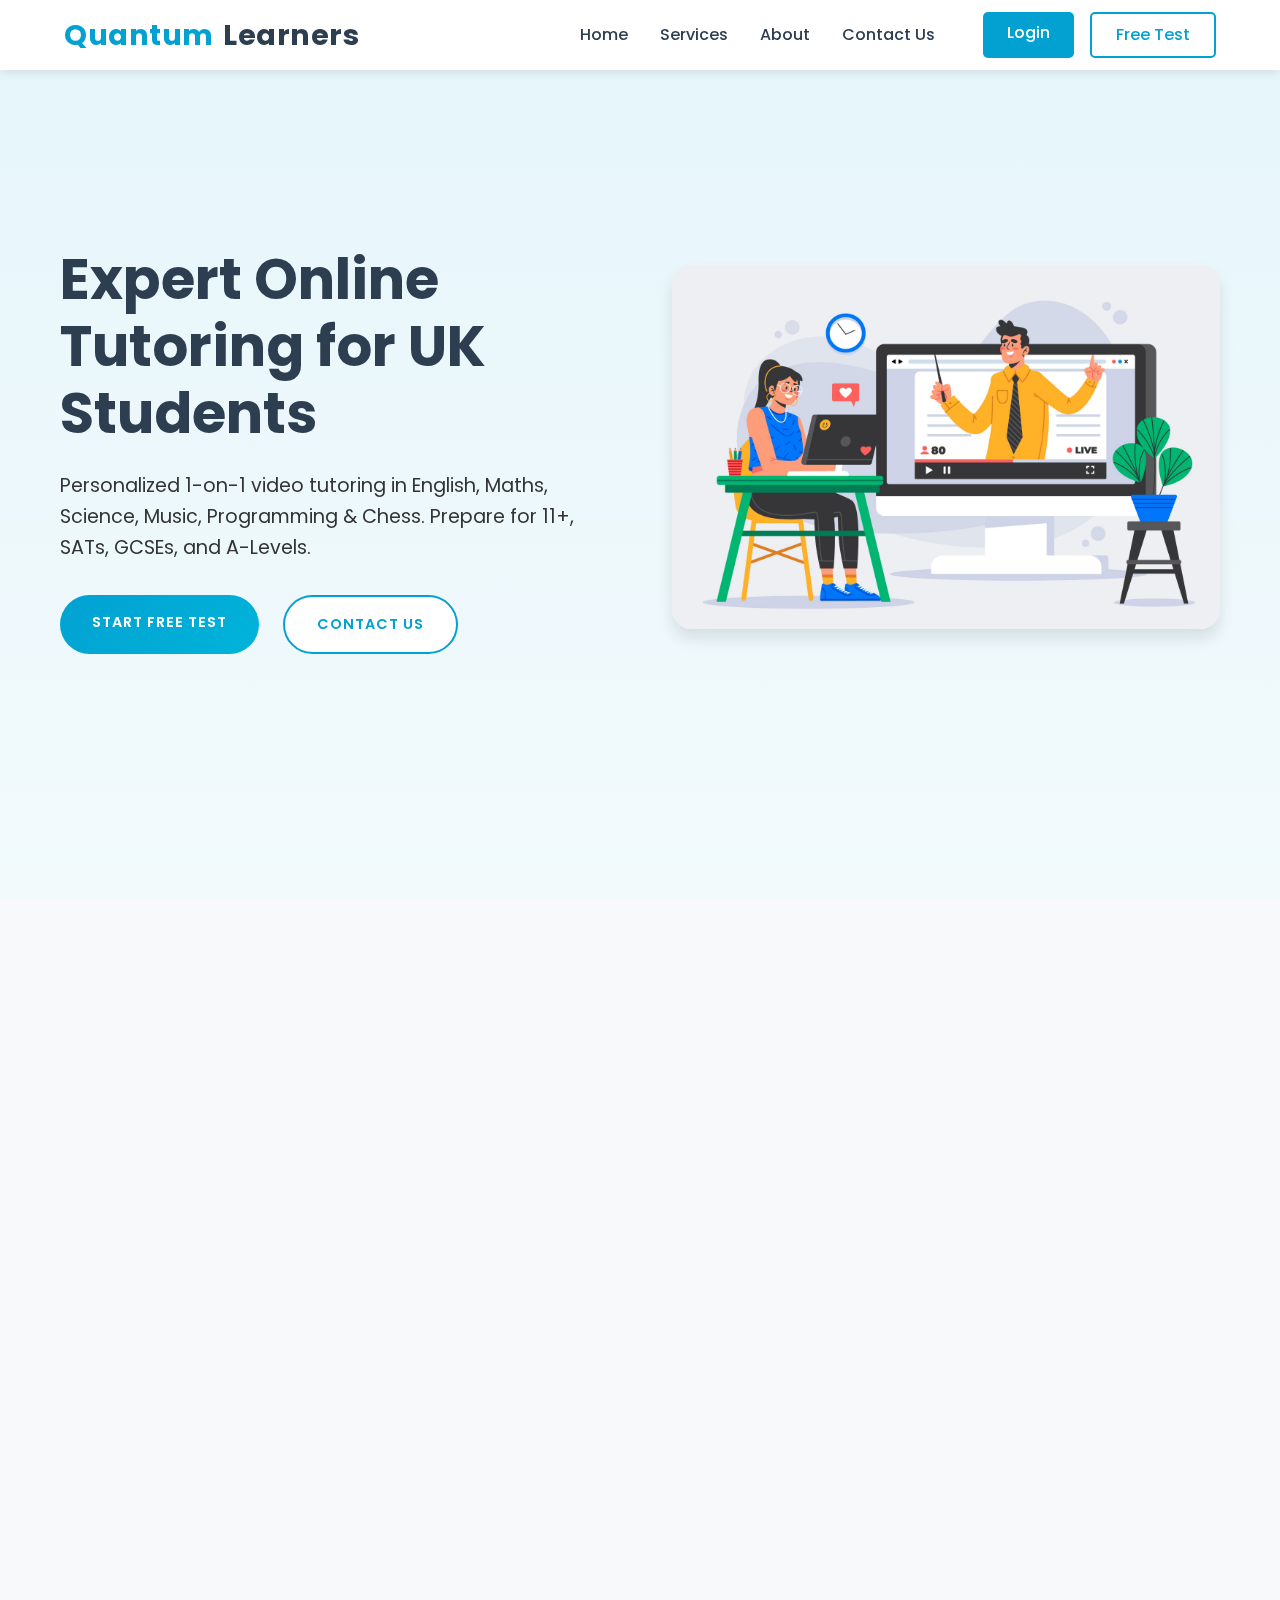
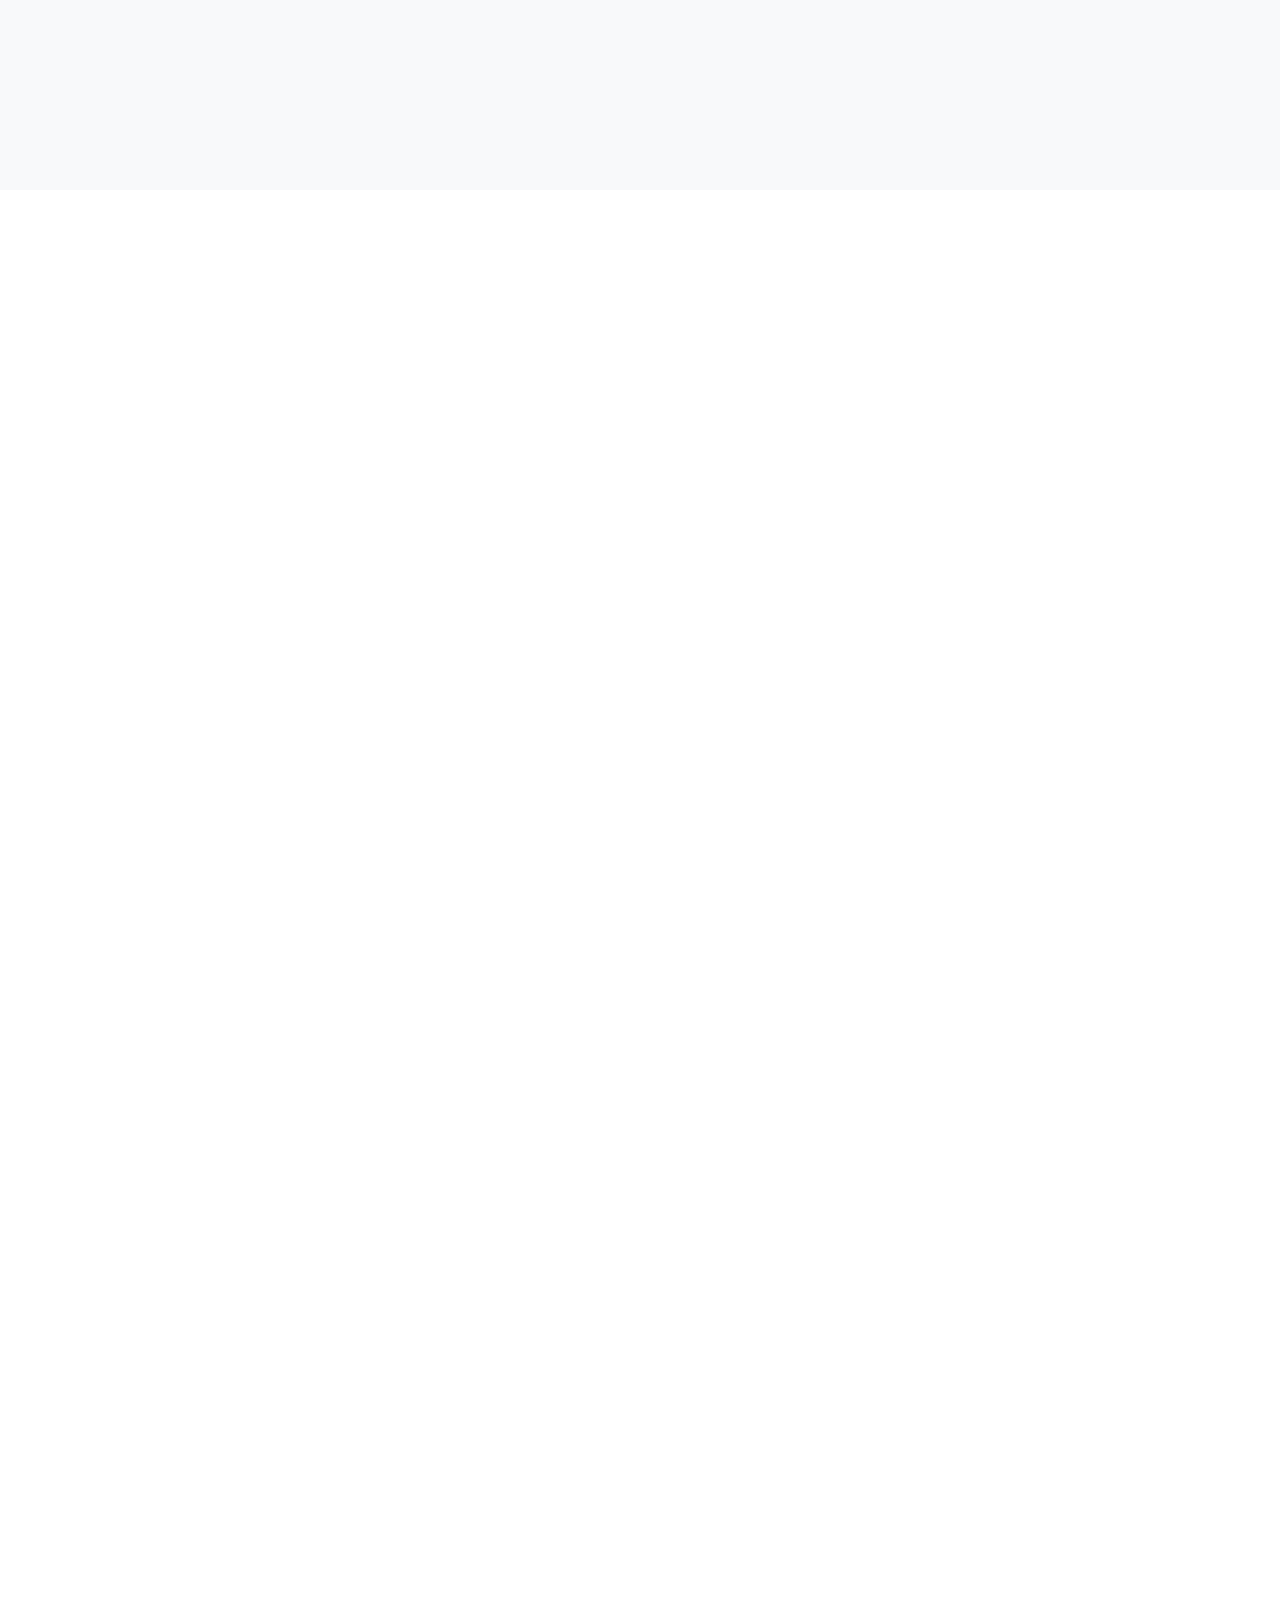
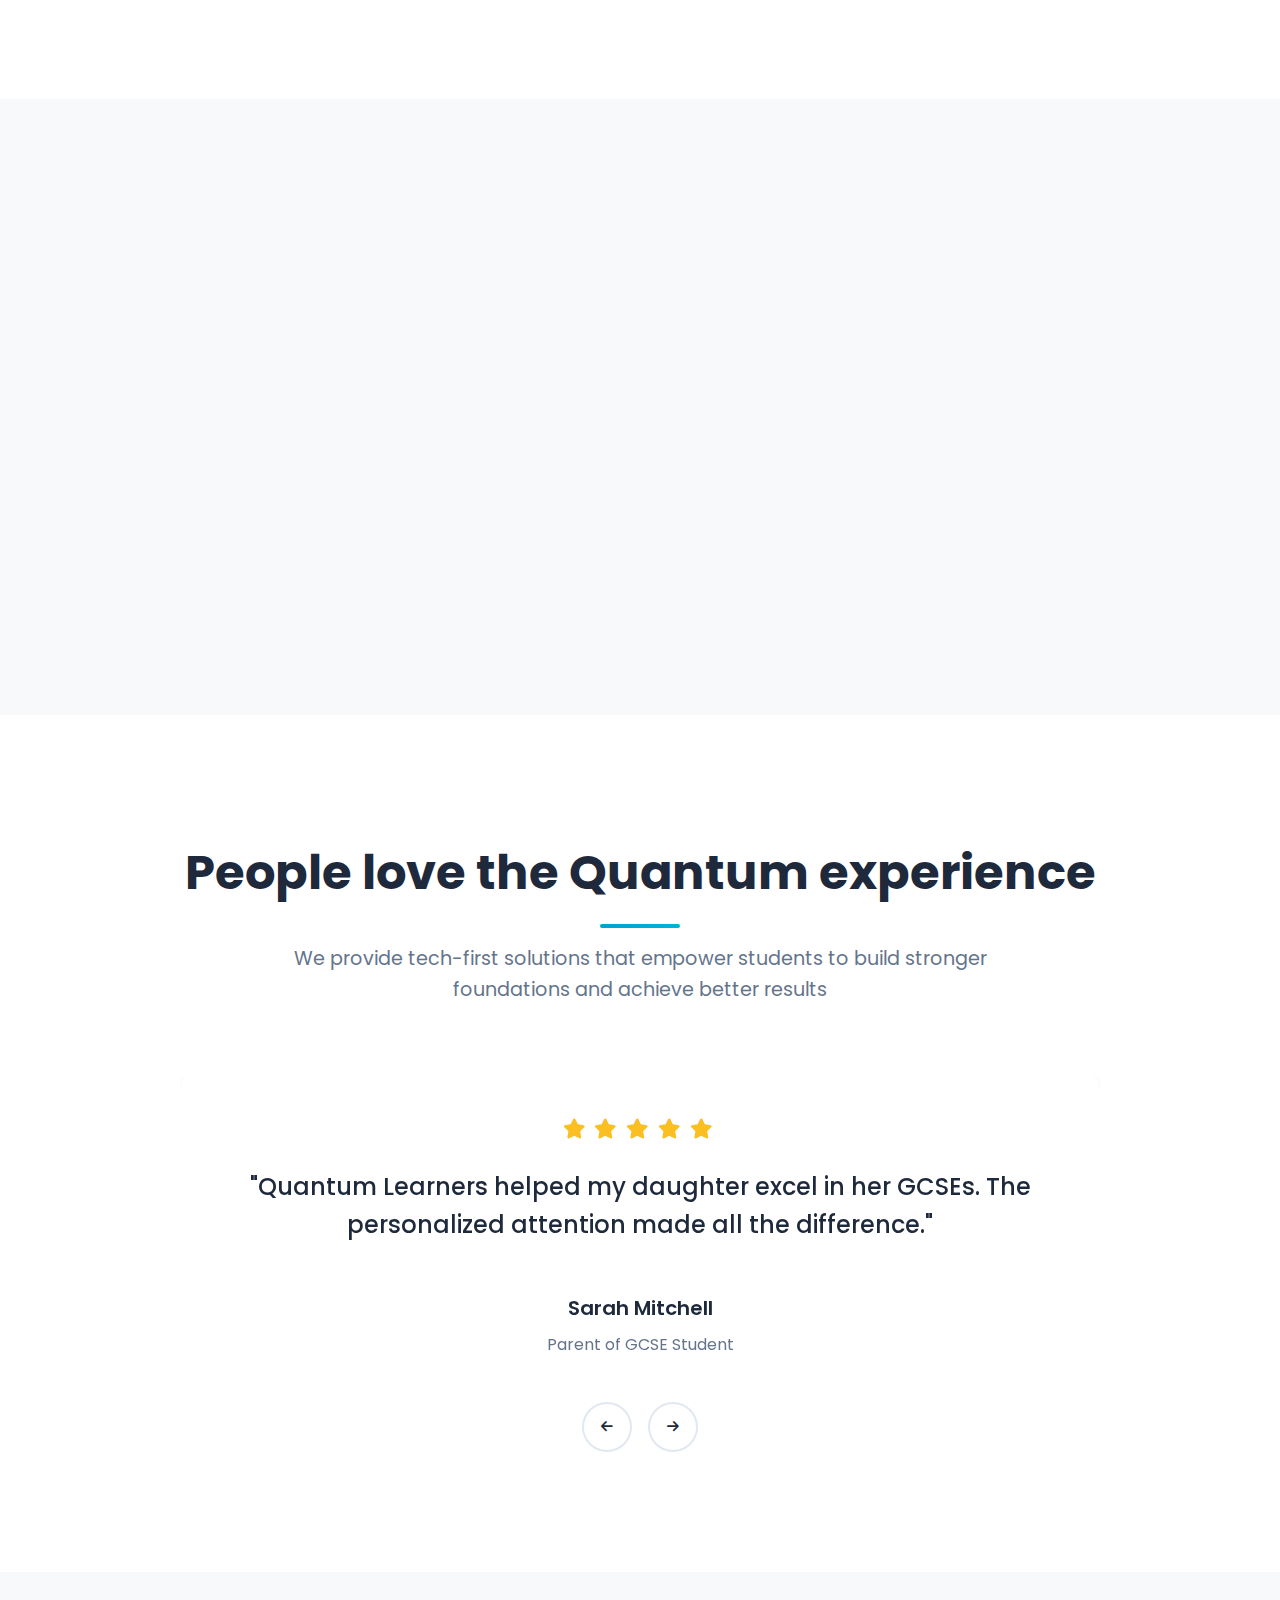
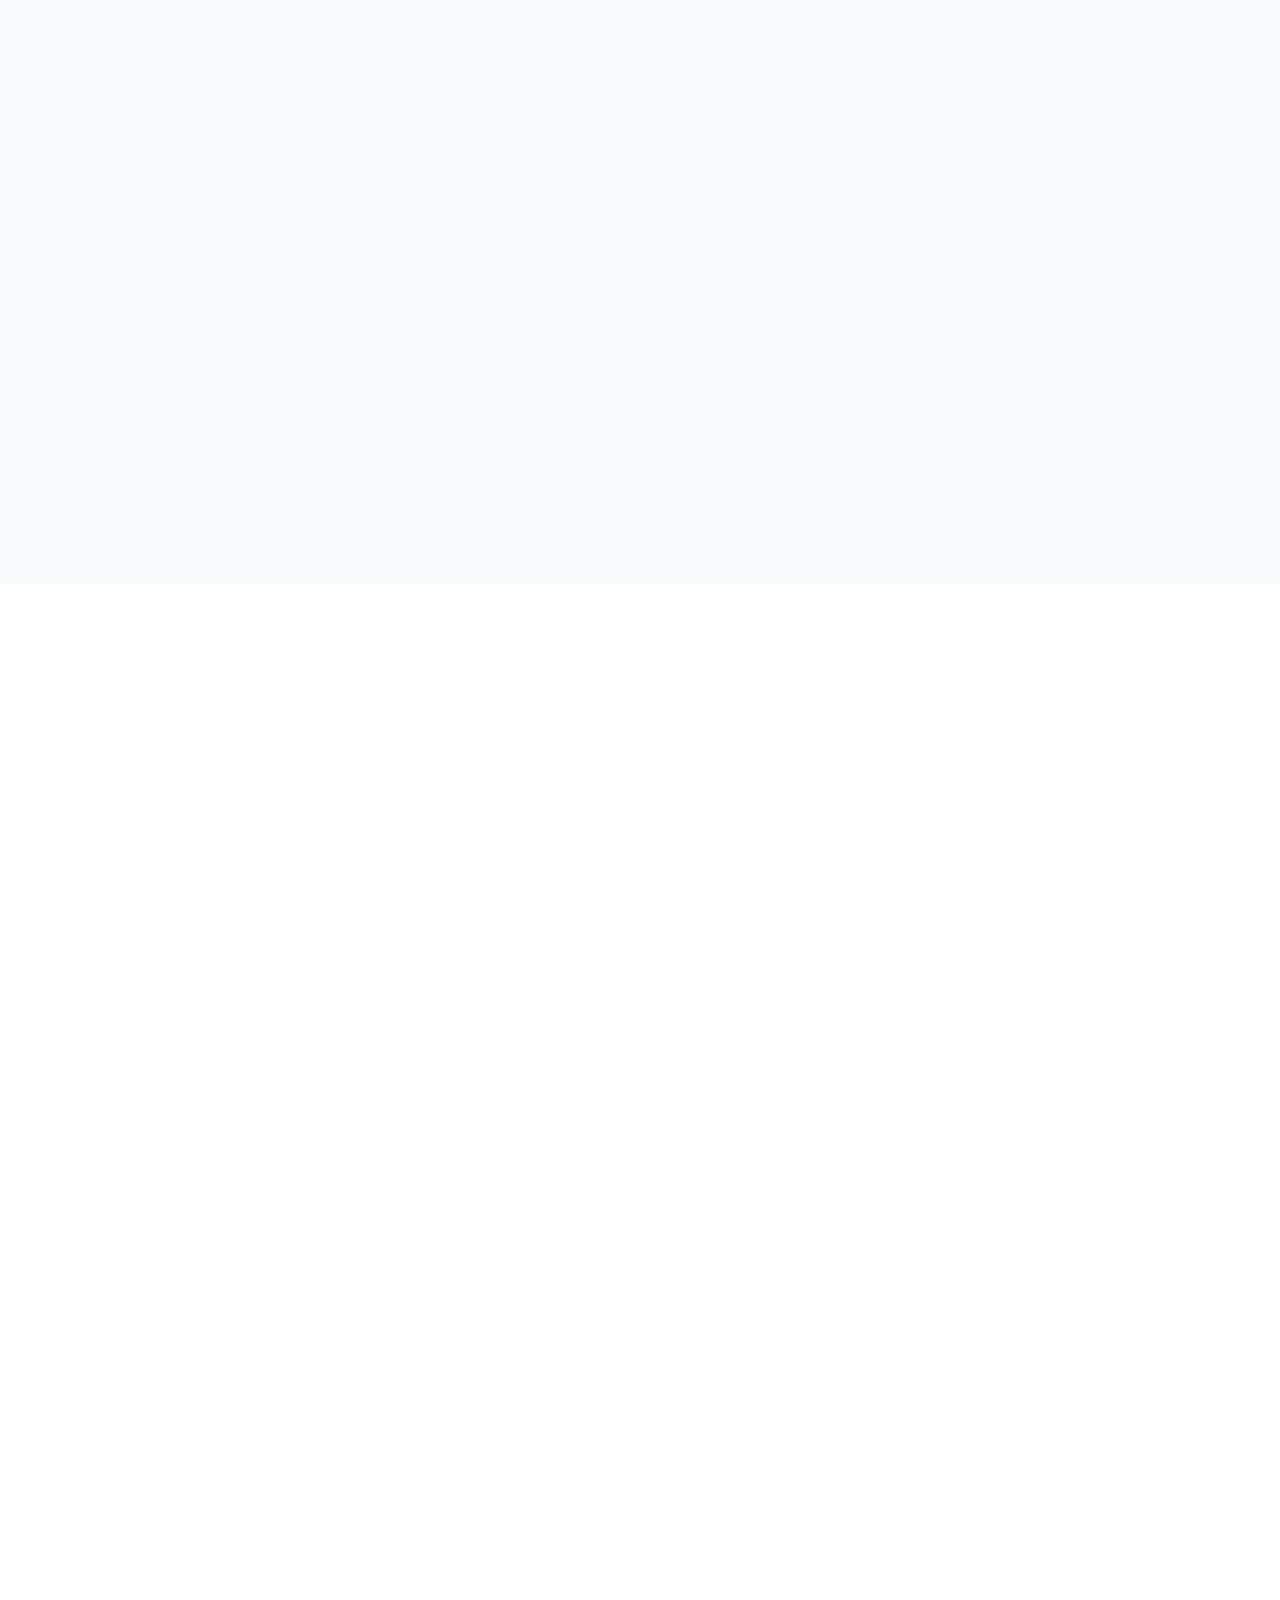
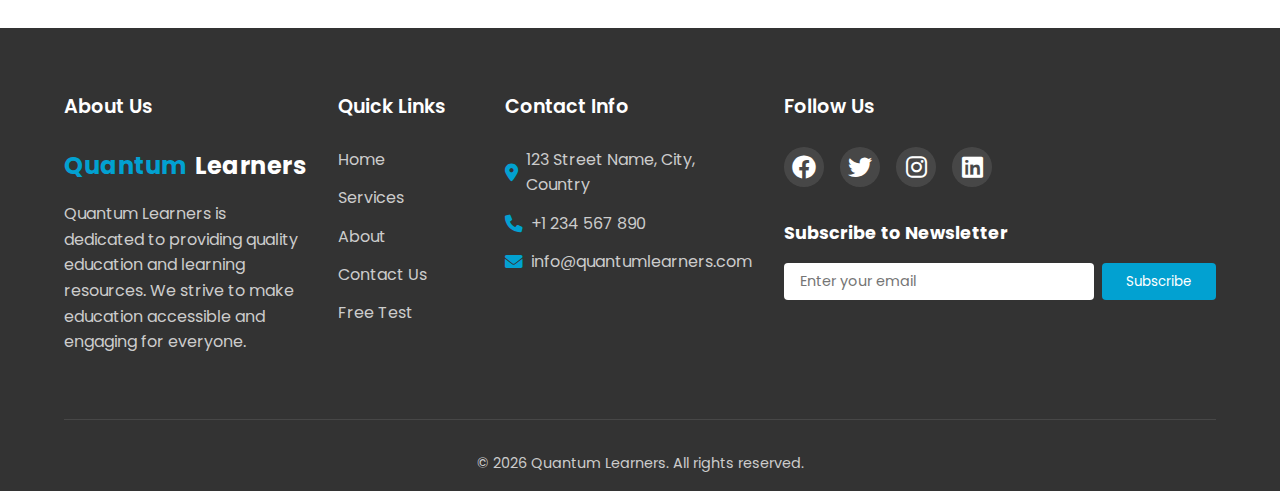
<file: public/index.html>
<!DOCTYPE html>
<html lang="en">
<head>
    <meta charset="UTF-8">
    <meta name="viewport" content="width=device-width, initial-scale=1.0">
    <title>Quantum Learners - Expert Online Tutoring</title>
    <meta name="description" content="Expert online tutoring for UK students. Personalized 1-on-1 video tutoring in English, Maths, Science, Music, Programming & Chess. Prepare for 11+, SATs, GCSEs, and A-Levels.">
    
    <!-- Styles -->
    <link rel="stylesheet" href="components/navbar/navbar-public.css">
    <link rel="stylesheet" href="components/footer/footer-public.css">
    <link rel="stylesheet" href="css/index.css">
    
    <!-- Google Fonts -->
    <link href="https://fonts.googleapis.com/css2?family=Poppins:wght@400;500;600;700&display=swap" rel="stylesheet">
    
    <!-- Font Awesome -->
    <link rel="stylesheet" href="https://cdnjs.cloudflare.com/ajax/libs/font-awesome/6.0.0/css/all.min.css">
    
    <!-- AOS Animation Library -->
    <link href="https://unpkg.com/aos@2.3.1/dist/aos.css" rel="stylesheet">
</head>
<body>
    <!-- Navbar Component -->
    <div id="navbar-container"></div>

    <!-- Hero Section -->
    <section class="hero">
        <div class="hero-content">
            <div class="hero-text" data-aos="fade-right">
                <h1>Expert Online Tutoring for UK Students</h1>
                <p>Personalized 1-on-1 video tutoring in English, Maths, Science, Music, Programming & Chess. Prepare for 11+, SATs, GCSEs, and A-Levels.</p>
                <div class="cta-buttons">
                    <a href="#free-test" class="btn btn-primary">Start Free Test</a>
                    <a href="#contact" class="btn btn-secondary">Contact Us</a>
                </div>
            </div>
            <div class="hero-image" data-aos="fade-left">
                <img src="assets/indexassets/Hero.jpg" alt="Online Tutoring Session">
            </div>
        </div>
    </section>

    <!-- Core Features Section -->
    <section class="features" id="features">
        <h2 class="section-title" data-aos="fade-up">Why Choose Quantum Learners?</h2>
        <div class="features-grid">
            <div class="feature-card" data-aos="fade-up" data-aos-delay="100">
                <div class="feature-image">
                    <img src="assets/indexassets/One-to-One Video Tutoring.jpg" alt="One-to-One Video Tutoring">
                </div>
                <div class="feature-icon">
                    <i class="fas fa-video"></i>
                </div>
                <h3>One-to-One Video Tutoring</h3>
                <p>Personalized attention through interactive video sessions with expert tutors.</p>
            </div>
            <div class="feature-card" data-aos="fade-up" data-aos-delay="200">
                <div class="feature-image">
                    <img src="assets/indexassets/Learning Analytics Dashboard.jpg" alt="Learning Analytics Dashboard">
                </div>
                <div class="feature-icon">
                    <i class="fas fa-chart-line"></i>
                </div>
                <h3>Learning Analytics Dashboard</h3>
                <p>Track progress, view performance metrics, and identify areas for improvement.</p>
            </div>
            <div class="feature-card" data-aos="fade-up" data-aos-delay="300">
                <div class="feature-image">
                    <img src="assets/indexassets/Interactive Learning Tools.jpg" alt="Interactive Learning Tools">
                </div>
                <div class="feature-icon">
                    <i class="fas fa-tools"></i>
                </div>
                <h3>Interactive Learning Tools</h3>
                <p>Engage with digital resources, practice exercises, and real-time feedback.</p>
            </div>
        </div>
    </section>

    <!-- Digital Platform Section -->
    <section class="features features-alt">
        <h2 class="section-title" data-aos="fade-up">Our Digital Learning Platform</h2>
        <div class="features-grid">
            <div class="feature-card" data-aos="fade-up" data-aos-delay="100">
                <div class="feature-icon">
                    <i class="fas fa-laptop-code"></i>
                </div>
                <h3>Online Testing System</h3>
                <p>Take assessments at your convenience with our comprehensive online testing platform.</p>
            </div>
            <div class="feature-card" data-aos="fade-up" data-aos-delay="200">
                <div class="feature-icon">
                    <i class="fas fa-book-reader"></i>
                </div>
                <h3>Digital Learning Resources</h3>
                <p>Access notes, homework, and study materials anytime, anywhere.</p>
            </div>
            <div class="feature-card" data-aos="fade-up" data-aos-delay="300">
                <div class="feature-icon">
                    <i class="fas fa-comments"></i>
                </div>
                <h3>Direct Tutor Communication</h3>
                <p>Get instant help and clarification from your tutor through our messaging system.</p>
            </div>
        </div>
    </section>

    <!-- Subjects Section -->
    <section class="subjects" id="subjects">
        <h2 class="section-title" data-aos="fade-up">Subjects We Offer</h2>
        <div class="subjects-grid">
            <div class="subject-card" data-aos="fade-up" data-aos-delay="100">
                <div class="subject-icon">
                    <i class="fas fa-book"></i>
                </div>
                <h3>English</h3>
                <p>Grammar, Literature, Creative Writing</p>
            </div>
            <div class="subject-card" data-aos="fade-up" data-aos-delay="200">
                <div class="subject-icon">
                    <i class="fas fa-calculator"></i>
                </div>
                <h3>Maths</h3>
                <p>Algebra, Geometry, Statistics</p>
            </div>
            <div class="subject-card" data-aos="fade-up" data-aos-delay="300">
                <div class="subject-icon">
                    <i class="fas fa-flask"></i>
                </div>
                <h3>Science</h3>
                <p>Physics, Chemistry, Biology</p>
            </div>
            <div class="subject-card" data-aos="fade-up" data-aos-delay="400">
                <div class="subject-icon">
                    <i class="fas fa-music"></i>
                </div>
                <h3>Music</h3>
                <p>Theory, Instrument Training</p>
            </div>
            <div class="subject-card" data-aos="fade-up" data-aos-delay="500">
                <div class="subject-icon">
                    <i class="fas fa-code"></i>
                </div>
                <h3>Programming</h3>
                <p>Python, JavaScript, Web Development</p>
            </div>
            <div class="subject-card" data-aos="fade-up" data-aos-delay="600">
                <div class="subject-icon">
                    <i class="fas fa-chess"></i>
                </div>
                <h3>Chess</h3>
                <p>Strategy, Tactics, Tournament Prep</p>
            </div>
        </div>
    </section>

    <!-- Competitive Exams Section -->
    <section class="exams" id="exams">
        <h2 class="section-title" data-aos="fade-up">Competitive Exam Preparation</h2>
        <div class="exams-grid">
            <div class="exam-card" data-aos="fade-up" data-aos-delay="100">
                <div class="exam-icon">
                    <i class="fas fa-graduation-cap"></i>
                </div>
                <h3>11+ Exams</h3>
                <p>Comprehensive preparation for grammar school and independent school entrance exams.</p>
            </div>
            <div class="exam-card" data-aos="fade-up" data-aos-delay="200">
                <div class="exam-icon">
                    <i class="fas fa-calculator"></i>
                </div>
                <h3>SATs</h3>
                <p>Expert guidance for Key Stage 1 and Key Stage 2 SATs preparation.</p>
            </div>
            <div class="exam-card" data-aos="fade-up" data-aos-delay="300">
                <div class="exam-icon">
                    <i class="fas fa-book-reader"></i>
                </div>
                <h3>GCSEs</h3>
                <p>Structured preparation for all GCSE subjects with past paper practice.</p>
            </div>
            <div class="exam-card" data-aos="fade-up" data-aos-delay="400">
                <div class="exam-icon">
                    <i class="fas fa-university"></i>
                </div>
                <h3>A-Levels</h3>
                <p>Advanced level preparation with focus on exam techniques and subject mastery.</p>
            </div>
        </div>
    </section>

    <!-- Testimonials Section -->
    <section class="testimonials" id="testimonials">
        <div class="container">
            <h2 class="section-title">People love the Quantum experience</h2>
            <p class="testimonials-subtitle">We provide tech-first solutions that empower students to build stronger foundations and achieve better results</p>
            <div class="testimonials-slider">
                <!-- Testimonial 1 -->
                <div class="testimonial-card">
                    <div class="testimonial-content">
                        <div class="rating">
                            <i class="fas fa-star"></i>
                            <i class="fas fa-star"></i>
                            <i class="fas fa-star"></i>
                            <i class="fas fa-star"></i>
                            <i class="fas fa-star"></i>
                        </div>
                        <blockquote>
                            "Quantum Learners helped my daughter excel in her GCSEs. The personalized attention made all the difference."
                        </blockquote>
                        <div class="testimonial-author">
                            <div class="author-info">
                                <h4>Sarah Mitchell</h4>
                                <p>Parent of GCSE Student</p>
                            </div>
                        </div>
                    </div>
                </div>

                <!-- Testimonial 2 -->
                <div class="testimonial-card">
                    <div class="testimonial-content">
                        <div class="rating">
                            <i class="fas fa-star"></i>
                            <i class="fas fa-star"></i>
                            <i class="fas fa-star"></i>
                            <i class="fas fa-star"></i>
                            <i class="fas fa-star"></i>
                        </div>
                        <blockquote>
                            "The programming tutoring has been exceptional. I went from basics to building web apps."
                        </blockquote>
                        <div class="testimonial-author">
                            <div class="author-info">
                                <h4>James Parker</h4>
                                <p>Programming Student</p>
                            </div>
                        </div>
                    </div>
                </div>

                <!-- Testimonial 3 -->
                <div class="testimonial-card">
                    <div class="testimonial-content">
                        <div class="rating">
                            <i class="fas fa-star"></i>
                            <i class="fas fa-star"></i>
                            <i class="fas fa-star"></i>
                            <i class="fas fa-star"></i>
                            <i class="fas fa-star"></i>
                        </div>
                        <blockquote>
                            "The music lessons have been transformative. The instructor's expertise is outstanding."
                        </blockquote>
                        <div class="testimonial-author">
                            <div class="author-info">
                                <h4>Emma Roberts</h4>
                                <p>Music Student</p>
                            </div>
                        </div>
                    </div>
                </div>
            </div>
            
            <div class="slider-controls">
                <button class="slider-btn prev"><i class="fas fa-arrow-left"></i></button>
                <button class="slider-btn next"><i class="fas fa-arrow-right"></i></button>
            </div>
        </div>
    </section>

    <!-- How It Works Section -->
    <section class="how-it-works" id="how-it-works">
        <h2 class="section-title" data-aos="fade-up">How It Works</h2>
        <div class="steps">
            <div class="step" data-aos="fade-up" data-aos-delay="100">
                <div class="step-number">1</div>
                <h3>Create Account</h3>
                <p>Sign up and complete your profile to get started.</p>
            </div>
            <div class="step" data-aos="fade-up" data-aos-delay="200">
                <div class="step-number">2</div>
                <h3>Take Assessment</h3>
                <p>Complete our comprehensive assessment to evaluate your current level.</p>
            </div>
            <div class="step" data-aos="fade-up" data-aos-delay="300">
                <div class="step-number">3</div>
                <h3>Get Personalized Plan</h3>
                <p>Receive a customized learning plan based on your assessment results.</p>
            </div>
            <div class="step" data-aos="fade-up" data-aos-delay="400">
                <div class="step-number">4</div>
                <h3>Start Learning</h3>
                <p>Begin your learning journey with expert tutors and digital resources.</p>
            </div>
        </div>
    </section>

    <!-- Contact Section -->
    <section class="page-contact" id="contact">
        <h2 class="section-title" data-aos="fade-up">Contact Us</h2>
        <div class="contact-container">
            <div class="contact-info" data-aos="fade-right">
                <h3>Get in Touch</h3>
                <div class="contact-details">
                    <div class="contact-item">
                        <i class="fas fa-map-marker-alt"></i>
                        <span>London, United Kingdom</span>
                    </div>
                    <div class="contact-item">
                        <i class="fas fa-phone"></i>
                        <span>+44 123 456 7890</span>
                    </div>
                    <div class="contact-item">
                        <i class="fas fa-envelope"></i>
                        <span>info@quantumlearners.com</span>
                    </div>
                </div>
            </div>
            <form class="contact-form" data-aos="fade-left">
                <div class="form-group">
                    <label for="name">Full Name</label>
                    <input type="text" id="name" name="name" required>
                </div>
                <div class="form-group">
                    <label for="email">Email Address</label>
                    <input type="email" id="email" name="email" required>
                </div>
                <div class="form-group">
                    <label for="phone">Phone Number</label>
                    <input type="tel" id="phone" name="phone">
                </div>
                <div class="form-group">
                    <label for="subject">Subject Interest</label>
                    <select id="subject" name="subject" required>
                        <option value="">Select a subject</option>
                        <option value="english">English</option>
                        <option value="maths">Maths</option>
                        <option value="science">Science</option>
                        <option value="music">Music</option>
                        <option value="programming">Programming</option>
                        <option value="chess">Chess</option>
                    </select>
                </div>
                <div class="form-group">
                    <label for="message">Message</label>
                    <textarea id="message" name="message" required></textarea>
                </div>
                <button type="submit" class="btn btn-primary">Send Message</button>
            </form>
        </div>
    </section>

    <!-- Footer Component -->
    <div id="footer-container"></div>

    <!-- Scripts -->
    <script src="https://unpkg.com/aos@2.3.1/dist/aos.js"></script>
    <script src="components/navbar/navbar-public.js"></script>
    <script src="components/footer/footer-public.js"></script>
    <script src="js/index.js"></script>
</body>
</html>
</file>
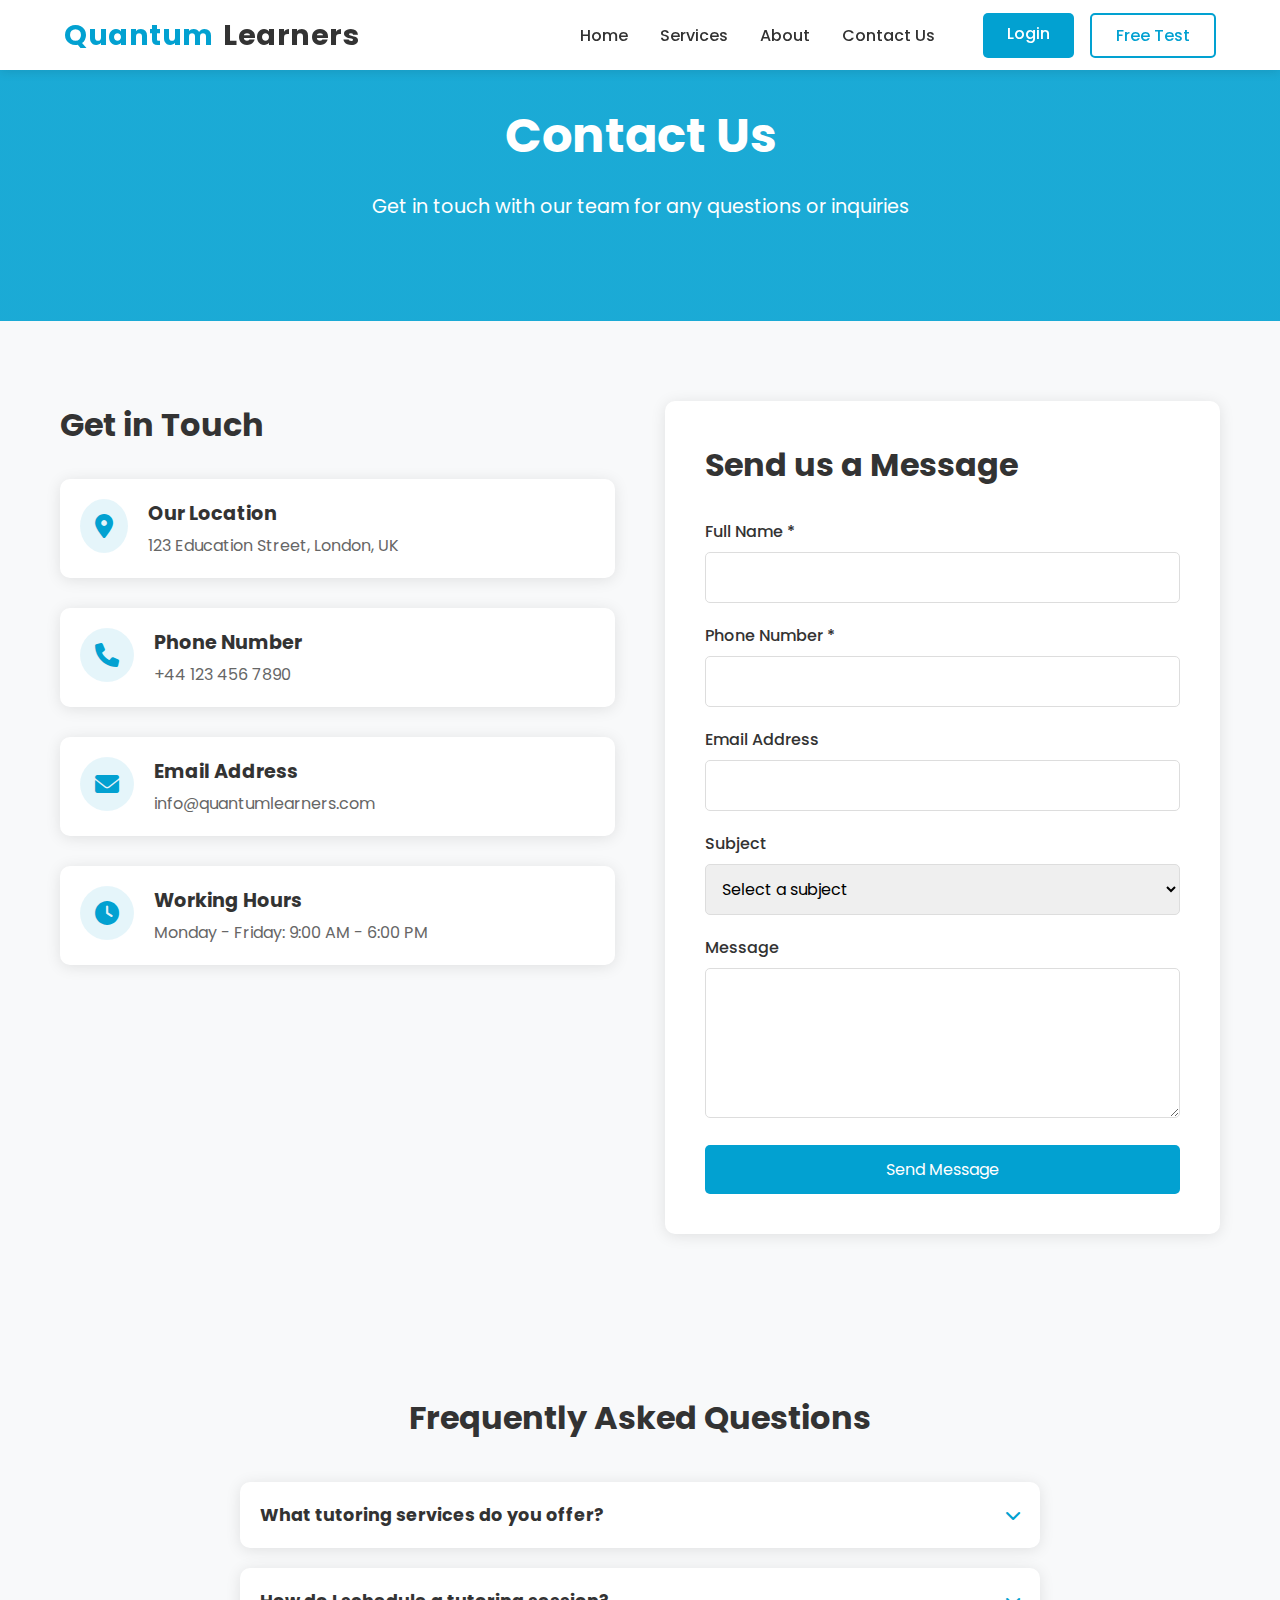
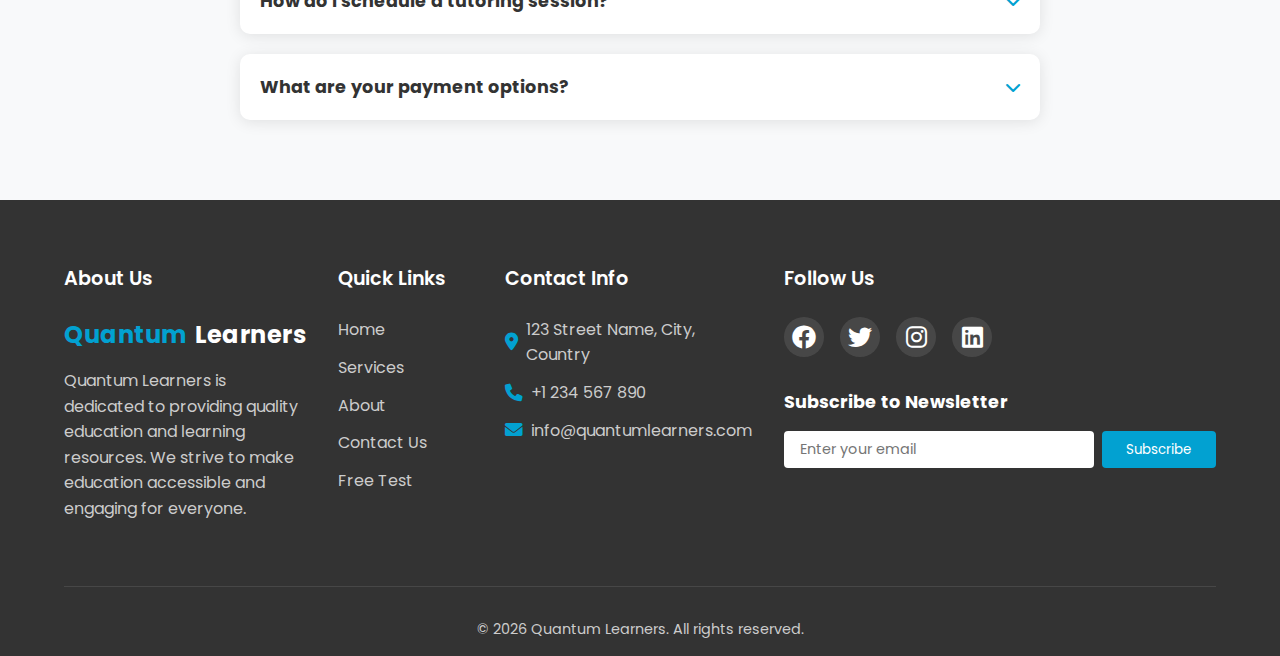
<file: public/contact.html>
<!DOCTYPE html>
<html lang="en">
<head>
    <meta charset="UTF-8">
    <meta name="viewport" content="width=device-width, initial-scale=1.0">
    <title>Contact Us - Quantum Learners</title>
    <meta name="description" content="Get in touch with Quantum Learners. Contact us for expert online tutoring services.">
    
    <!-- Styles -->
    <link rel="stylesheet" href="components/navbar/navbar-public.css">
    <link rel="stylesheet" href="components/footer/footer-public.css">
    <link rel="stylesheet" href="css/contact.css">
    
    <!-- Google Fonts -->
    <link href="https://fonts.googleapis.com/css2?family=Poppins:wght@400;500;600;700&display=swap" rel="stylesheet">
    
    <!-- Font Awesome -->
    <link rel="stylesheet" href="https://cdnjs.cloudflare.com/ajax/libs/font-awesome/6.0.0/css/all.min.css">
</head>
<body>
    <!-- Navbar Component -->
    <div id="navbar-container"></div>

    <!-- Contact Hero Section -->
    <section class="contact-hero">
        <div class="container">
            <h1>Contact Us</h1>
            <p>Get in touch with our team for any questions or inquiries</p>
        </div>
    </section>

    <!-- Contact Information Section -->
    <section class="contact-info-section">
        <div class="container">
            <div class="contact-grid">
                <div class="contact-info">
                    <h2>Get in Touch</h2>
                    <div class="info-items">
                        <div class="info-item">
                            <i class="fas fa-map-marker-alt"></i>
                            <div class="info-content">
                                <h3>Our Location</h3>
                                <p>123 Education Street, London, UK</p>
                            </div>
                        </div>
                        <div class="info-item">
                            <i class="fas fa-phone"></i>
                            <div class="info-content">
                                <h3>Phone Number</h3>
                                <p>+44 123 456 7890</p>
                            </div>
                        </div>
                        <div class="info-item">
                            <i class="fas fa-envelope"></i>
                            <div class="info-content">
                                <h3>Email Address</h3>
                                <p>info@quantumlearners.com</p>
                            </div>
                        </div>
                        <div class="info-item">
                            <i class="fas fa-clock"></i>
                            <div class="info-content">
                                <h3>Working Hours</h3>
                                <p>Monday - Friday: 9:00 AM - 6:00 PM</p>
                            </div>
                        </div>
                    </div>
                </div>

                <div class="contact-form-container">
                    <h2>Send us a Message</h2>
                    <form id="contactForm" class="contact-form">
                        <div class="form-group">
                            <label for="name">Full Name *</label>
                            <input type="text" id="name" name="name" required>
                            <span class="error-message">Please enter your name</span>
                        </div>
                        <div class="form-group">
                            <label for="phone">Phone Number *</label>
                            <input type="tel" id="phone" name="phone" required>
                            <span class="error-message">Please enter your phone number</span>
                        </div>
                        <div class="form-group">
                            <label for="email">Email Address</label>
                            <input type="email" id="email" name="email">
                        </div>
                        <div class="form-group">
                            <label for="subject">Subject</label>
                            <select id="subject" name="subject">
                                <option value="">Select a subject</option>
                                <option value="general">General Inquiry</option>
                                <option value="tutoring">Tutoring Services</option>
                                <option value="pricing">Pricing</option>
                                <option value="other">Other</option>
                            </select>
                        </div>
                        <div class="form-group">
                            <label for="message">Message</label>
                            <textarea id="message" name="message"></textarea>
                        </div>
                        <button type="submit" class="submit-btn">Send Message</button>
                    </form>
                </div>
            </div>
        </div>
    </section>

    <!-- FAQ Section -->
    <section class="faq-section">
        <div class="container">
            <h2>Frequently Asked Questions</h2>
            <div class="faq-grid">
                <div class="faq-item">
                    <div class="faq-question">
                        <h3>What tutoring services do you offer?</h3>
                        <i class="fas fa-chevron-down"></i>
                    </div>
                    <div class="faq-answer">
                        <p>We offer one-on-one video tutoring in various subjects including English, Maths, Science, Music, Programming, and Chess. Our services are tailored for students preparing for 11+, SATs, GCSEs, and A-Levels.</p>
                    </div>
                </div>
                <div class="faq-item">
                    <div class="faq-question">
                        <h3>How do I schedule a tutoring session?</h3>
                        <i class="fas fa-chevron-down"></i>
                    </div>
                    <div class="faq-answer">
                        <p>You can schedule a tutoring session by contacting us through our contact form or calling us directly. We'll help you find the right tutor and schedule a session at your convenience.</p>
                    </div>
                </div>
                <div class="faq-item">
                    <div class="faq-question">
                        <h3>What are your payment options?</h3>
                        <i class="fas fa-chevron-down"></i>
                    </div>
                    <div class="faq-answer">
                        <p>We accept various payment methods including credit cards, bank transfers, and online payment platforms. Payment plans are available for longer-term commitments.</p>
                    </div>
                </div>
            </div>
        </div>
    </section>

    <!-- Footer Component -->
    <div id="footer-container"></div>

    <!-- Scripts -->
    <script src="components/navbar/navbar-public.js"></script>
    <script src="components/footer/footer-public.js"></script>
    <script src="js/contact.js"></script>
    <!-- AOS Animation Library -->
    <script src="https://unpkg.com/aos@2.3.1/dist/aos.js"></script>
</body>
</html>
</file>
<file: public/components/navbar/navbar-public.css>
/* Navbar Styles */
:root {
    --primary-color: #02a1d1;
    --secondary-color: #000000;
    --white: #ffffff;
    --transition-speed: 0.3s;
}

* {
    margin: 0;
    padding: 0;
    box-sizing: border-box;
    font-family: 'Poppins', sans-serif;
}

.navbar {
    display: flex;
    justify-content: space-between;
    align-items: center;
    padding: 1rem 5%;
    background-color: var(--white);
    box-shadow: 0 2px 10px rgba(0, 0, 0, 0.1);
    position: fixed;
    top: 0;
    left: 0;
    right: 0;
    z-index: 1000;
    height: 70px;
}

/* Logo Styles */
.navbar-brand .logo {
    text-decoration: none;
    font-size: 1.8rem;
    font-weight: 700;
    display: flex;
    align-items: center;
    letter-spacing: 0.5px;
}

.logo .quantum {
    color: var(--primary-color);
    margin-right: 0.2rem;
}

.logo .learners {
    color: var(--secondary-color);
}

/* Navigation Menu */
.navbar-menu {
    display: flex;
    align-items: center;
}

.nav-links {
    display: flex;
    list-style: none;
    gap: 2rem;
    align-items: center;
}

.nav-link {
    text-decoration: none;
    color: var(--secondary-color);
    font-weight: 500;
    font-size: 1rem;
    transition: color var(--transition-speed) ease;
    position: relative;
}

.nav-link:hover {
    color: var(--primary-color);
}

/* Button Styles */
.nav-buttons {
    display: flex;
    gap: 1rem;
    margin-left: 1rem;
}

.login-btn, .free-test-btn {
    padding: 0.5rem 1.5rem;
    border-radius: 5px;
    transition: all var(--transition-speed) ease;
}

.login-btn {
    background-color: var(--primary-color);
    color: var(--white) !important;
}

.login-btn:hover {
    background-color: #0288b3;
    transform: translateY(-2px);
}

.free-test-btn {
    background-color: var(--white);
    color: var(--primary-color) !important;
    border: 2px solid var(--primary-color);
}

.free-test-btn:hover {
    background-color: var(--primary-color);
    color: var(--white) !important;
    transform: translateY(-2px);
}

/* Mobile Menu Toggle */
.navbar-toggle {
    display: none;
    font-size: 1.5rem;
    cursor: pointer;
    color: var(--secondary-color);
}

/* Responsive Design */
@media screen and (max-width: 1024px) {
    .navbar {
        padding: 1rem 3%;
    }
    
    .nav-links {
        gap: 1.5rem;
    }
}

@media screen and (max-width: 768px) {
    .navbar-toggle {
        display: block;
    }

    .navbar-menu {
        position: fixed;
        top: 70px;
        right: -100%;
        width: 300px;
        height: calc(100vh - 70px);
        background-color: var(--white);
        padding: 2rem;
        transition: right var(--transition-speed) ease;
        box-shadow: -2px 0 10px rgba(0, 0, 0, 0.1);
    }

    .navbar-menu.active {
        right: 0;
    }

    .nav-links {
        flex-direction: column;
        align-items: flex-start;
        gap: 1.5rem;
    }

    .nav-buttons {
        flex-direction: column;
        width: 100%;
        margin-left: 0;
        gap: 1rem;
    }

    .login-btn, .free-test-btn {
        text-align: center;
        width: 100%;
    }
}

/* Animation for mobile menu */
@keyframes slideIn {
    from {
        right: -100%;
    }
    to {
        right: 0;
    }
}

@keyframes slideOut {
    from {
        right: 0;
    }
    to {
        right: -100%;
    }
}
</file>
<file: public/components/footer/footer-public.css>
/* Footer Styles */
:root {
    --primary-color: #02a1d1;
    --secondary-color: #000000;
    --white: #ffffff;
    --gray: #f5f5f5;
    --dark-gray: #333333;
    --text-color: #666666;
    --transition-speed: 0.3s;
}

* {
    margin: 0;
    padding: 0;
    box-sizing: border-box;
    font-family: 'Poppins', sans-serif;
}

.footer {
    background-color: var(--dark-gray);
    color: var(--white);
    padding: 4rem 5% 1rem;
    margin-top: 0;
}

.footer .footer-content {
    max-width: 1200px;
    margin: 0 auto;
    display: grid;
    grid-template-columns: repeat(4, 1fr);
    gap: 2rem;
}

/* Logo Styles */
.footer .footer-logo {
    margin-bottom: 1rem;
}

.footer .footer-logo .logo {
    text-decoration: none;
    font-size: 1.5rem;
    font-weight: 700;
    display: flex;
    align-items: center;
    letter-spacing: 0.5px;
}

.footer .footer-logo .quantum {
    color: var(--primary-color);
    margin-right: 0.2rem;
}

.footer .footer-logo .learners {
    color: var(--white);
}

/* Section Styles */
.footer .footer-section h3 {
    color: var(--white);
    margin-bottom: 1.5rem;
    font-size: 1.2rem;
    font-weight: 600;
}

.footer .footer-section p {
    color: #ccc;
    line-height: 1.6;
    margin-bottom: 1rem;
}

/* Quick Links */
.footer .footer-section ul {
    list-style: none;
}

.footer .footer-section ul li {
    margin-bottom: 0.8rem;
}

.footer .footer-section ul li a {
    color: #ccc;
    text-decoration: none;
    transition: color var(--transition-speed) ease;
}

.footer .footer-section ul li a:hover {
    color: var(--primary-color);
}

/* Contact Info */
.footer .contact-info li {
    color: #ccc;
    display: flex;
    align-items: center;
    gap: 0.5rem;
    margin-bottom: 1rem;
}

.footer .contact-info i {
    color: var(--primary-color);
    font-size: 1.1rem;
}

/* Social Links */
.footer .social-links {
    display: flex;
    gap: 1rem;
    margin-bottom: 2rem;
}

.footer .social-link {
    color: var(--white);
    font-size: 1.5rem;
    transition: all var(--transition-speed) ease;
    width: 40px;
    height: 40px;
    display: flex;
    align-items: center;
    justify-content: center;
    border-radius: 50%;
    background-color: rgba(255, 255, 255, 0.1);
    text-decoration: none;
}

.footer .social-link:hover {
    background-color: var(--primary-color);
    transform: translateY(-3px);
}

/* Newsletter */
.footer .newsletter h4 {
    color: var(--white);
    margin-bottom: 1rem;
    font-size: 1.1rem;
}

.footer .newsletter-form {
    display: flex;
    gap: 0.5rem;
}

.footer .newsletter-form input {
    padding: 0.5rem 1rem;
    border: none;
    border-radius: 4px;
    flex: 1;
    font-size: 0.9rem;
}

.footer .newsletter-form button {
    padding: 0.5rem 1.5rem;
    background-color: var(--primary-color);
    color: var(--white);
    border: none;
    border-radius: 4px;
    cursor: pointer;
    transition: background-color var(--transition-speed) ease;
}

.footer .newsletter-form button:hover {
    background-color: #0288b3;
}

/* Footer Bottom */
.footer .footer-bottom {
    text-align: center;
    margin-top: 3rem;
    padding-top: 2rem;
    border-top: 1px solid rgba(255, 255, 255, 0.1);
}

.footer .footer-bottom p {
    color: #ccc;
    font-size: 0.9rem;
}

/* Responsive Design */
@media screen and (max-width: 1024px) {
    .footer .footer-content {
        grid-template-columns: repeat(2, 1fr);
        gap: 2rem;
    }
}

@media screen and (max-width: 768px) {
    .footer {
        padding: 3rem 5% 1rem;
    }

    .footer .footer-content {
        grid-template-columns: 1fr;
        gap: 2rem;
    }

    .footer .footer-section {
        text-align: center;
    }

    .footer .contact-info li {
        justify-content: center;
    }

    .footer .social-links {
        justify-content: center;
    }

    .footer .newsletter-form {
        flex-direction: column;
    }

    .footer .newsletter-form button {
        width: 100%;
    }
}
</file>
<file: public/css/index.css>
/* Main Styles */
:root {
    --primary-color: #02a1d1;
    --secondary-color: #2c3e50;
    --accent-color: #e74c3c;
    --text-color: #333;
    --light-bg: #f8f9fa;
    --white: #ffffff;
    --gradient-primary: linear-gradient(135deg, #02a1d1, #00b4db);
    --gradient-secondary: linear-gradient(135deg, #2c3e50, #3498db);
    --shadow-sm: 0 2px 4px rgba(0, 0, 0, 0.1);
    --shadow-md: 0 4px 6px rgba(0, 0, 0, 0.1);
    --shadow-lg: 0 10px 15px rgba(0, 0, 0, 0.1);
}

* {
    margin: 0;
    padding: 0;
    box-sizing: border-box;
}

body {
    font-family: 'Poppins', sans-serif;
    line-height: 1.6;
    color: var(--text-color);
    overflow-x: hidden;
}

/* Section Titles */
.section-title {
    text-align: center;
    font-size: 2.5rem;
    color: var(--secondary-color);
    margin-bottom: 3rem;
    position: relative;
    padding-bottom: 1rem;
}

.section-title::after {
    content: '';
    position: absolute;
    bottom: 0;
    left: 50%;
    transform: translateX(-50%);
    width: 80px;
    height: 4px;
    background: var(--gradient-primary);
    border-radius: 2px;
}

/* Hero Section */
.hero {
    background: linear-gradient(rgba(2, 161, 209, 0.1), rgba(2, 161, 209, 0.05));
    padding: 120px 0;
    min-height: 100vh;
    display: flex;
    align-items: center;
}

.hero-content {
    max-width: 1200px;
    margin: 0 auto;
    padding: 0 20px;
    display: grid;
    grid-template-columns: 1fr 1fr;
    gap: 4rem;
    align-items: center;
}

.hero-text {
    text-align: left;
}

.hero h1 {
    font-size: 3.5rem;
    margin-bottom: 1.5rem;
    color: var(--secondary-color);
    line-height: 1.2;
}

.hero p {
    font-size: 1.2rem;
    margin-bottom: 2rem;
    color: var(--text-color);
}

.hero-image {
    position: relative;
}

.hero-image img {
    width: 100%;
    border-radius: 20px;
    box-shadow: var(--shadow-lg);
    transition: transform 0.3s ease;
}

.hero-image:hover img {
    transform: translateY(-10px);
}

/* Buttons */
.cta-buttons {
    display: flex;
    gap: 1.5rem;
}

.btn {
    padding: 1rem 2rem;
    border-radius: 50px;
    text-decoration: none;
    font-weight: 600;
    transition: all 0.3s ease;
    text-transform: uppercase;
    letter-spacing: 1px;
    font-size: 0.9rem;
    border: none;
    outline: none;
}

.btn-primary {
    background: var(--gradient-primary);
    color: var(--white);
    box-shadow: none;
}

.btn-primary:hover {
    transform: translateY(-2px);
    box-shadow: var(--shadow-lg);
}

.btn-secondary {
    background: var(--white);
    color: var(--primary-color);
    border: 2px solid var(--primary-color);
}

.btn-secondary:hover {
    background: var(--primary-color);
    color: var(--white);
    transform: translateY(-2px);
}

/* Features Section */
.features {
    padding: 100px 0;
    background-color: var(--light-bg);
}

.features-alt {
    background-color: var(--white);
}

.features-grid {
    display: grid;
    grid-template-columns: repeat(auto-fit, minmax(300px, 1fr));
    gap: 2rem;
    max-width: 1200px;
    margin: 0 auto;
    padding: 0 20px;
}

.feature-card {
    background: var(--white);
    padding: 2rem;
    border-radius: 20px;
    box-shadow: var(--shadow-md);
    transition: all 0.3s ease;
    text-align: center;
}

.feature-card:hover {
    transform: translateY(-10px);
    box-shadow: var(--shadow-lg);
}

.feature-icon {
    width: 80px;
    height: 80px;
    background: var(--gradient-primary);
    border-radius: 50%;
    display: flex;
    align-items: center;
    justify-content: center;
    margin: 0 auto 1.5rem;
}

.feature-icon i {
    font-size: 2rem;
    color: var(--white);
}

.feature-card h3 {
    color: var(--secondary-color);
    margin-bottom: 1rem;
    font-size: 1.5rem;
}

/* Feature Card Images */
.feature-image {
    width: 100%;
    height: 200px;
    overflow: hidden;
    border-radius: 10px;
    margin-bottom: 1.5rem;
    box-shadow: var(--shadow-md);
}

.feature-image img {
    width: 100%;
    height: 100%;
    object-fit: cover;
    transition: transform 0.3s ease;
}

.feature-card:hover .feature-image img {
    transform: scale(1.05);
}

/* Subjects Section */
.subjects {
    padding: 100px 0;
    background: var(--white);
}

.subjects-grid {
    display: grid;
    grid-template-columns: repeat(4, 1fr);
    gap: 2rem;
    max-width: 1200px;
    margin: 3rem auto 0;
    padding: 0 20px;
}

/* Position cards in specific grid areas */
.subject-card:nth-child(1) { grid-area: 1 / 1 / 2 / 2; } /* English */
.subject-card:nth-child(2) { grid-area: 1 / 2 / 2 / 3; } /* Maths */
.subject-card:nth-child(3) { grid-area: 1 / 3 / 2 / 4; } /* Science */
.subject-card:nth-child(4) { grid-area: 1 / 4 / 2 / 5; } /* Music */
.subject-card:nth-child(5) { grid-area: 2 / 2 / 3 / 3; } /* Programming under Maths */
.subject-card:nth-child(6) { grid-area: 2 / 3 / 3 / 4; } /* Chess under Science */

.subject-card {
    text-align: center;
    padding: 2rem;
    background: var(--white);
    border-radius: 20px;
    box-shadow: var(--shadow-md);
    transition: all 0.3s ease;
}

.subject-card:hover {
    transform: translateY(-10px);
    box-shadow: var(--shadow-lg);
}

.subject-icon {
    width: 70px;
    height: 70px;
    background: var(--gradient-secondary);
    border-radius: 50%;
    display: flex;
    align-items: center;
    justify-content: center;
    margin: 0 auto 1.5rem;
}

.subject-icon i {
    font-size: 1.8rem;
    color: var(--white);
}

.subject-card h3 {
    color: var(--secondary-color);
    margin-bottom: 0.5rem;
}

.subject-card p {
    color: var(--text-color);
    font-size: 0.9rem;
}

/* How It Works Section */
.how-it-works {
    padding: 100px 0;
    background: var(--light-bg);
}

.steps {
    display: grid;
    grid-template-columns: repeat(auto-fit, minmax(250px, 1fr));
    gap: 2rem;
    max-width: 1200px;
    margin: 0 auto;
    padding: 0 20px;
}

.step {
    text-align: center;
    padding: 2rem;
    position: relative;
}

.step-number {
    width: 60px;
    height: 60px;
    background: var(--gradient-primary);
    color: var(--white);
    border-radius: 50%;
    display: flex;
    align-items: center;
    justify-content: center;
    margin: 0 auto 1.5rem;
    font-weight: bold;
    font-size: 1.5rem;
    box-shadow: var(--shadow-md);
}

/* Contact Section */
.page-contact {
    padding: 100px 0;
    background: var(--white);
}

.page-contact .contact-container {
    max-width: 1200px;
    margin: 0 auto;
    padding: 0 20px;
    display: grid;
    grid-template-columns: 1fr 2fr;
    gap: 4rem;
}

.page-contact .contact-info {
    padding: 2rem;
    background: var(--light-bg);
    border-radius: 20px;
    box-shadow: var(--shadow-md);
}

.page-contact .contact-info h3 {
    color: var(--secondary-color);
    margin-bottom: 1rem;
}

.page-contact .contact-details {
    margin-top: 2rem;
}

.page-contact .contact-item {
    display: flex;
    align-items: center;
    margin-bottom: 1rem;
}

.page-contact .contact-item i {
    width: 40px;
    height: 40px;
    background: var(--primary-color);
    border-radius: 50%;
    display: flex;
    align-items: center;
    justify-content: center;
    margin-right: 1rem;
    font-size: 1.2rem;
    color: var(--white);
}

.page-contact .contact-item span {
    color: var(--text-color);
    font-size: 1rem;
}

.contact-form {
    display: grid;
    gap: 1.5rem;
}

.form-group {
    display: grid;
    gap: 0.5rem;
}

.form-group label {
    color: var(--secondary-color);
    font-weight: 500;
}

.form-group input,
.form-group textarea,
.form-group select {
    padding: 1rem;
    border: 2px solid #eee;
    border-radius: 10px;
    font-family: inherit;
    transition: all 0.3s ease;
}

.form-group input:focus,
.form-group textarea:focus,
.form-group select:focus {
    border-color: var(--primary-color);
    outline: none;
    box-shadow: 0 0 0 3px rgba(2, 161, 209, 0.1);
}

.form-group textarea {
    height: 150px;
    resize: vertical;
}

.form-group button {
    padding: 1rem 2rem;
    background: var(--primary-color);
    color: var(--white);
    border: none;
    outline: none;
    border-radius: 50px;
    font-family: inherit;
    font-weight: 600;
    cursor: pointer;
    transition: all 0.3s ease;
    width: 100%;
    text-transform: uppercase;
    letter-spacing: 1px;
}

.form-group button:hover {
    background-color: #0288b3;
}

/* Animations */
@keyframes fadeIn {
    from {
        opacity: 0;
        transform: translateY(20px);
    }
    to {
        opacity: 1;
        transform: translateY(0);
    }
}

.fade-in {
    animation: fadeIn 0.5s ease forwards;
}

/* Responsive Design */
@media (max-width: 768px) {
    .hero-content {
        grid-template-columns: 1fr;
        text-align: center;
    }

    .hero-text {
        text-align: center;
    }

    .hero h1 {
        font-size: 2.5rem;
    }

    .cta-buttons {
        flex-direction: column;
    }

    .page-contact .contact-container {
        grid-template-columns: 1fr;
    }

    .section-title {
        font-size: 2rem;
    }
}

/* Exams Section */
.exams {
    padding: 100px 0;
    background: var(--light-bg);
}

.exams-grid {
    display: grid;
    grid-template-columns: repeat(auto-fit, minmax(250px, 1fr));
    gap: 2rem;
    max-width: 1200px;
    margin: 0 auto;
    padding: 0 20px;
}

.exam-card {
    text-align: center;
    padding: 2rem;
    background: var(--white);
    border-radius: 20px;
    box-shadow: var(--shadow-md);
    transition: all 0.3s ease;
}

.exam-card:hover {
    transform: translateY(-10px);
    box-shadow: var(--shadow-lg);
}

.exam-icon {
    width: 70px;
    height: 70px;
    background: var(--gradient-primary);
    border-radius: 50%;
    display: flex;
    align-items: center;
    justify-content: center;
    margin: 0 auto 1.5rem;
}

.exam-icon i {
    font-size: 1.8rem;
    color: var(--white);
}

.exam-card h3 {
    color: var(--secondary-color);
    margin-bottom: 0.5rem;
}

.exam-card p {
    color: var(--text-color);
    font-size: 0.9rem;
}

/* Testimonials Section */
.testimonials {
    padding: 120px 0;
    background: var(--white);
    overflow: hidden;
}

.testimonials .container {
    max-width: 1000px;
    margin: 0 auto;
    padding: 0 40px;
}

.testimonials .section-title {
    font-size: 3rem;
    font-weight: 700;
    color: #1e293b;
    margin-bottom: 1rem;
    text-align: center;
    white-space: nowrap;
}

.testimonials-subtitle {
    font-size: 1.2rem;
    color: #64748b;
    margin-bottom: 4rem;
    text-align: center;
    max-width: 800px;
    margin-left: auto;
    margin-right: auto;
}

.testimonials-slider {
    position: relative;
    overflow: hidden;
    height: auto;
    min-height: 300px;
}

.testimonial-card {
    position: absolute;
    width: 100%;
    opacity: 0;
    transform: translateX(100%);
    transition: all 0.5s ease;
    background: #ffffff;
    padding: 3rem;
    border-radius: 20px;
    box-shadow: 0 4px 6px rgba(0, 0, 0, 0.1);
    pointer-events: none;
    will-change: transform, opacity;
}

.testimonial-content {
    display: flex;
    flex-direction: column;
    align-items: center;
    text-align: center;
    max-width: 800px;
    margin: 0 auto;
}

blockquote {
    font-size: 1.5rem;
    line-height: 1.6;
    color: #1e293b;
    margin-bottom: 2rem;
    font-weight: 500;
}

.testimonial-author {
    margin-top: 1rem;
}

.author-info h4 {
    font-size: 1.25rem;
    color: #1e293b;
    font-weight: 600;
    margin-bottom: 0.5rem;
}

.author-info p {
    color: #64748b;
    font-size: 1rem;
    margin-bottom: 0;
}

.rating {
    margin-bottom: 1.5rem;
}

.rating i {
    color: #fbbf24;
    font-size: 1.25rem;
    margin-right: 0.3rem;
}

.slider-controls {
    margin-top: 2rem;
    display: flex;
    justify-content: center;
    gap: 1rem;
}

.slider-btn {
    width: 50px;
    height: 50px;
    border: 2px solid #e2e8f0;
    background: transparent;
    color: #1e293b;
    border-radius: 50%;
    cursor: pointer;
    display: flex;
    align-items: center;
    justify-content: center;
    transition: all 0.3s ease;
}

.slider-btn:hover {
    background: #1e293b;
    color: white;
    border-color: #1e293b;
}

/* Responsive adjustments */
@media (max-width: 768px) {
    .testimonials {
        padding: 80px 0;
    }

    .testimonials .container {
        padding: 0 20px;
    }

    .testimonials .section-title {
        font-size: 2rem;
        white-space: normal;
    }

    blockquote {
        font-size: 1.5rem;
    }
}

/* Responsive adjustments */
@media (max-width: 1024px) {
    .subjects-grid {
        grid-template-columns: repeat(2, 1fr);
    }
    
    .subject-card:nth-child(1) { grid-area: auto; }
    .subject-card:nth-child(2) { grid-area: auto; }
    .subject-card:nth-child(3) { grid-area: auto; }
    .subject-card:nth-child(4) { grid-area: auto; }
    .subject-card:nth-child(5) { grid-area: auto; }
    .subject-card:nth-child(6) { grid-area: auto; }
}

@media (max-width: 640px) {
    .subjects-grid {
        grid-template-columns: 1fr;
    }
}
</file>
<file: public/css/contact.css>
/* Contact Page Styles */
:root {
    --primary-color: #02a1d1;
    --secondary-color: #333;
    --text-color: #666;
    --light-bg: #f8f9fa;
    --white: #ffffff;
    --shadow: 0 2px 15px rgba(0, 0, 0, 0.1);
}

/* General Styles */
.container {
    max-width: 1200px;
    margin: 0 auto;
    padding: 0 20px;
}

/* Contact Hero Section */
.contact-hero {
    background: linear-gradient(rgba(2, 161, 209, 0.9), rgba(2, 161, 209, 0.9));
    background-size: cover;
    background-position: center;
    color: var(--white);
    padding: 100px 0;
    text-align: center;
}

.contact-hero h1 {
    font-size: 3rem;
    margin-bottom: 20px;
}

.contact-hero p {
    font-size: 1.2rem;
    max-width: 600px;
    margin: 0 auto;
}

/* Contact Information Section */
.contact-info-section {
    padding: 80px 0;
    background-color: var(--light-bg);
}

.contact-grid {
    display: grid;
    grid-template-columns: 1fr 1fr;
    gap: 50px;
    align-items: start;
}

.contact-info h2,
.contact-form-container h2 {
    font-size: 2rem;
    margin-bottom: 30px;
    color: var(--secondary-color);
}

.info-items {
    display: grid;
    gap: 30px;
}

.info-item {
    display: flex;
    align-items: flex-start;
    gap: 20px;
    padding: 20px;
    background: var(--white);
    border-radius: 10px;
    box-shadow: var(--shadow);
    transition: transform 0.3s ease;
}

.info-item:hover {
    transform: translateY(-5px);
}

.info-item i {
    font-size: 1.5rem;
    color: var(--primary-color);
    padding: 15px;
    background: rgba(2, 161, 209, 0.1);
    border-radius: 50%;
}

.info-content h3 {
    font-size: 1.2rem;
    margin-bottom: 5px;
    color: var(--secondary-color);
}

.info-content p {
    color: var(--text-color);
}

/* Contact Form */
.contact-form-container {
    background: var(--white);
    padding: 40px;
    border-radius: 10px;
    box-shadow: var(--shadow);
}

.form-group {
    margin-bottom: 20px;
}

.form-group label {
    display: block;
    margin-bottom: 8px;
    color: var(--secondary-color);
    font-weight: 500;
}

.form-group input,
.form-group select,
.form-group textarea {
    width: 100%;
    padding: 12px;
    border: 1px solid #ddd;
    border-radius: 5px;
    font-size: 1rem;
    transition: border-color 0.3s ease;
}

.form-group input:focus,
.form-group select:focus,
.form-group textarea:focus {
    outline: none;
    border-color: var(--primary-color);
}

.form-group textarea {
    height: 150px;
    resize: vertical;
}

.error-message {
    color: #dc3545;
    font-size: 0.875rem;
    margin-top: 5px;
    display: none;
}

.form-group input.error,
.form-group select.error,
.form-group textarea.error {
    border-color: #dc3545;
}

.form-group input.error + .error-message,
.form-group select.error + .error-message,
.form-group textarea.error + .error-message {
    display: block;
}

.submit-btn {
    background-color: var(--primary-color);
    color: var(--white);
    padding: 12px 30px;
    border: none;
    border-radius: 5px;
    font-size: 1rem;
    cursor: pointer;
    transition: background-color 0.3s ease;
    width: 100%;
}

.submit-btn:hover {
    background-color: #0288b3;
}

/* FAQ Section */
.faq-section {
    padding: 80px 0;
    background-color: var(--light-bg);
}

.faq-section h2 {
    text-align: center;
    font-size: 2rem;
    margin-bottom: 40px;
    color: var(--secondary-color);
}

.faq-grid {
    display: grid;
    gap: 20px;
    max-width: 800px;
    margin: 0 auto;
}

.faq-item {
    background: var(--white);
    border-radius: 10px;
    box-shadow: var(--shadow);
    overflow: hidden;
}

.faq-question {
    padding: 20px;
    display: flex;
    justify-content: space-between;
    align-items: center;
    cursor: pointer;
    transition: background-color 0.3s ease;
}

.faq-question:hover {
    background-color: rgba(2, 161, 209, 0.05);
}

.faq-question h3 {
    font-size: 1.1rem;
    color: var(--secondary-color);
    margin: 0;
}

.faq-question i {
    color: var(--primary-color);
    transition: transform 0.3s ease;
}

.faq-item.active .faq-question i {
    transform: rotate(180deg);
}

.faq-answer {
    padding: 0 20px;
    max-height: 0;
    overflow: hidden;
    transition: all 0.3s ease;
}

.faq-item.active .faq-answer {
    padding: 20px;
    max-height: 500px;
}

.faq-answer p {
    color: var(--text-color);
    margin: 0;
}

/* Responsive Design */
@media (max-width: 992px) {
    .contact-grid {
        grid-template-columns: 1fr;
    }
    
    .contact-hero h1 {
        font-size: 2.5rem;
    }
}

@media (max-width: 768px) {
    .contact-hero {
        padding: 60px 0;
    }
    
    .contact-hero h1 {
        font-size: 2rem;
    }
    
    .info-item {
        padding: 15px;
    }
    
    .contact-form-container {
        padding: 20px;
    }
}

@media (max-width: 576px) {
    .contact-hero h1 {
        font-size: 1.8rem;
    }
    
    .info-item {
        flex-direction: column;
        text-align: center;
    }
    
    .info-item i {
        margin: 0 auto;
    }
}
</file>
